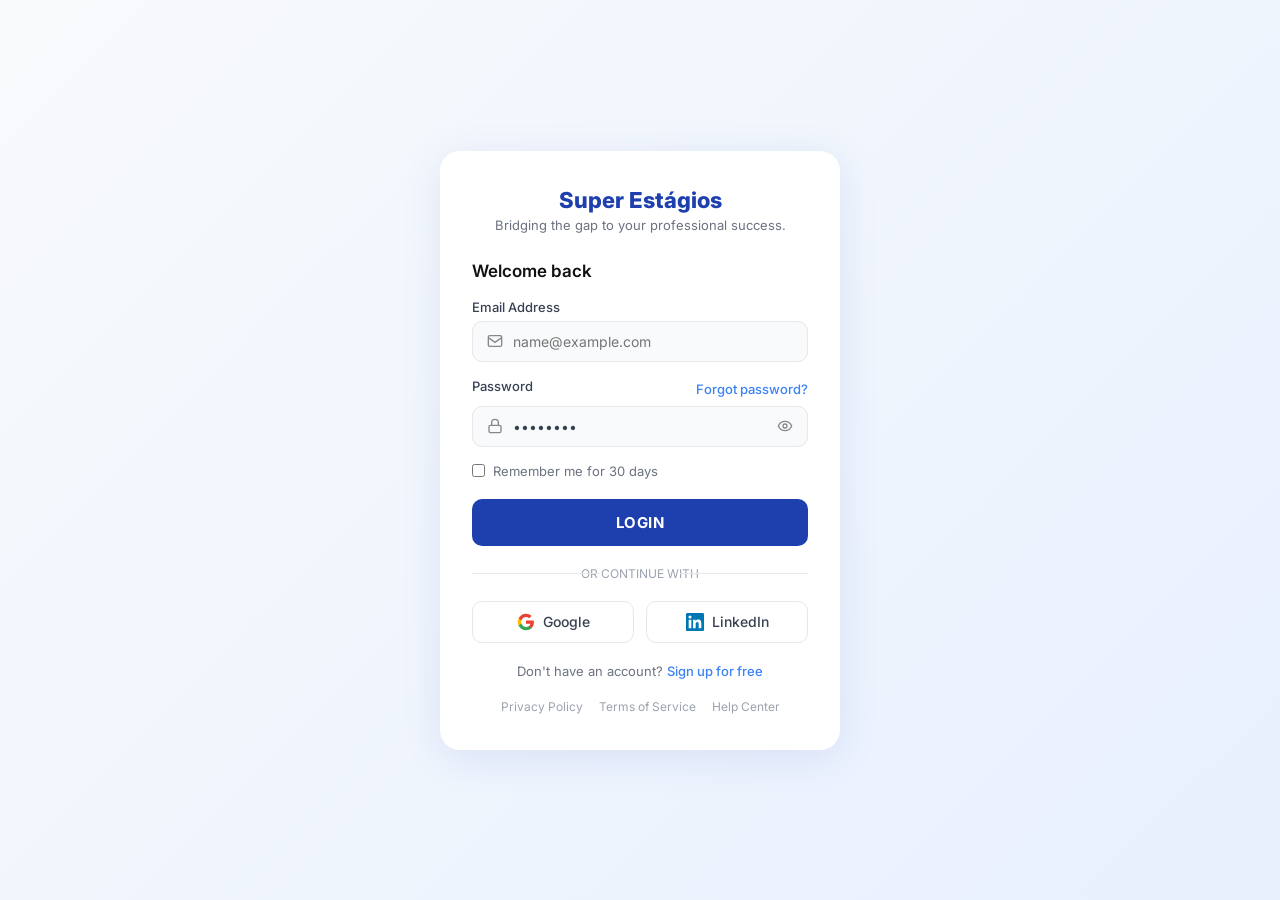
<file: index.html>
<!DOCTYPE html>
<html lang="pt-BR">
<head>
  <meta charset="UTF-8" />
  <meta name="viewport" content="width=device-width, initial-scale=1.0" />
  <title>Super Estágios</title>
  <link rel="stylesheet" href="style.css" />
  <link href="https://fonts.googleapis.com/css2?family=Inter:wght@400;500;600;700;800&display=swap" rel="stylesheet" />
</head>
<body>

  <!-- ===== SIDEBAR OVERLAY ===== -->
  <div class="sidebar-overlay" id="sidebar-overlay" onclick="closeSidebar()"></div>

  <!-- ===== SIDEBAR ===== -->
  <div class="sidebar" id="sidebar">
    <div class="sidebar-header">
      <div class="sidebar-avatar"></div>
      <div class="sidebar-user-info">
        <div class="sidebar-name">Gabriel Rocha</div>
        <div class="sidebar-plan">⭐ Premium Plus</div>
      </div>
      <button class="sidebar-close" onclick="closeSidebar()">✕</button>
    </div>

    <nav class="sidebar-nav">
      <button class="sidebar-item" onclick="navTo('screen-home')">
        <svg width="20" height="20" viewBox="0 0 24 24" fill="none" stroke="currentColor" stroke-width="2"><path d="M3 9l9-7 9 7v11a2 2 0 0 1-2 2H5a2 2 0 0 1-2-2z"/></svg>
        Início
      </button>
      <button class="sidebar-item" onclick="navTo('screen-filtros')">
        <svg width="20" height="20" viewBox="0 0 24 24" fill="none" stroke="currentColor" stroke-width="2"><circle cx="11" cy="11" r="8"/><line x1="21" y1="21" x2="16.65" y2="16.65"/></svg>
        Editais
      </button>
      <button class="sidebar-item" onclick="navTo('screen-estudos')">
        <svg width="20" height="20" viewBox="0 0 24 24" fill="none" stroke="currentColor" stroke-width="2"><path d="M2 3h6a4 4 0 0 1 4 4v14a3 3 0 0 0-3-3H2z"/><path d="M22 3h-6a4 4 0 0 0-4 4v14a3 3 0 0 1 3-3h7z"/></svg>
        Estudos
      </button>
      <button class="sidebar-item" onclick="navTo('screen-salvos')">
        <svg width="20" height="20" viewBox="0 0 24 24" fill="none" stroke="currentColor" stroke-width="2"><path d="M19 21l-7-5-7 5V5a2 2 0 0 1 2-2h10a2 2 0 0 1 2 2z"/></svg>
        Salvos
      </button>
      <button class="sidebar-item" onclick="navTo('screen-perfil')">
        <svg width="20" height="20" viewBox="0 0 24 24" fill="none" stroke="currentColor" stroke-width="2"><path d="M20 21v-2a4 4 0 0 0-4-4H8a4 4 0 0 0-4 4v2"/><circle cx="12" cy="7" r="4"/></svg>
        Perfil
      </button>
    </nav>

    <div class="sidebar-divider"></div>

    <nav class="sidebar-nav">
      <button class="sidebar-item" onclick="navTo('screen-config')">
        <svg width="20" height="20" viewBox="0 0 24 24" fill="none" stroke="currentColor" stroke-width="2"><circle cx="12" cy="12" r="3"/><path d="M19.4 15a1.65 1.65 0 0 0 .33 1.82l.06.06a2 2 0 0 1 0 2.83 2 2 0 0 1-2.83 0l-.06-.06a1.65 1.65 0 0 0-1.82-.33 1.65 1.65 0 0 0-1 1.51V21a2 2 0 0 1-2 2 2 2 0 0 1-2-2v-.09A1.65 1.65 0 0 0 9 19.4a1.65 1.65 0 0 0-1.82.33l-.06.06a2 2 0 0 1-2.83 0 2 2 0 0 1 0-2.83l.06-.06A1.65 1.65 0 0 0 4.68 15a1.65 1.65 0 0 0-1.51-1H3a2 2 0 0 1-2-2 2 2 0 0 1 2-2h.09A1.65 1.65 0 0 0 4.6 9a1.65 1.65 0 0 0-.33-1.82l-.06-.06a2 2 0 0 1 0-2.83 2 2 0 0 1 2.83 0l.06.06A1.65 1.65 0 0 0 9 4.68a1.65 1.65 0 0 0 1-1.51V3a2 2 0 0 1 2-2 2 2 0 0 1 2 2v.09a1.65 1.65 0 0 0 1 1.51 1.65 1.65 0 0 0 1.82-.33l.06-.06a2 2 0 0 1 2.83 0 2 2 0 0 1 0 2.83l-.06.06A1.65 1.65 0 0 0 19.4 9a1.65 1.65 0 0 0 1.51 1H21a2 2 0 0 1 2 2 2 2 0 0 1-2 2h-.09a1.65 1.65 0 0 0-1.51 1z"/></svg>
        Configurações
      </button>
      <button class="sidebar-item sidebar-item--danger" onclick="navTo('screen-login')">
        <svg width="20" height="20" viewBox="0 0 24 24" fill="none" stroke="currentColor" stroke-width="2"><path d="M9 21H5a2 2 0 0 1-2-2V5a2 2 0 0 1 2-2h4"/><polyline points="16 17 21 12 16 7"/><line x1="21" y1="12" x2="9" y2="12"/></svg>
        Sair
      </button>
    </nav>

    <div class="sidebar-footer">
      <div class="sidebar-version">Super Estágios v2.0</div>
    </div>
  </div>

  <!-- ===== SCREENS (carregadas via fetch) ===== -->
  <div id="screens-container"></div>

  <script src="script.js"></script>
</body>
</html>
</file>
<file: style.css>
/* ===== RESET & BASE ===== */
*, *::before, *::after { box-sizing: border-box; margin: 0; padding: 0; }

body {
  font-family: 'Inter', sans-serif;
  background: #f0f2f5;
  min-height: 100vh;
  display: flex;
  align-items: center;
  justify-content: center;
}

/* ===== SCREEN ROUTER ===== */
.screen { display: none; width: 100%; min-height: 100vh; }
.screen.active { display: flex; align-items: center; justify-content: center; }

/* ===== MOBILE FRAME ===== */
.mobile-frame {
  width: 390px;
  min-height: 844px;
  max-height: 844px;
  background: #fff;
  border-radius: 40px;
  box-shadow: 0 30px 80px rgba(0,0,0,0.18);
  overflow: hidden;
  display: flex;
  flex-direction: column;
  position: relative;
}

/* ===== TOP BAR ===== */
.top-bar {
  display: flex;
  align-items: center;
  justify-content: space-between;
  padding: 16px 20px;
  border-bottom: 1px solid #f0f0f0;
  background: #fff;
}
.app-name { font-size: 16px; font-weight: 700; color: #111; }
.avatar-sm {
  width: 34px; height: 34px; border-radius: 50%;
  background: linear-gradient(135deg, #3b82f6, #1d4ed8);
}

/* ===== CONTENT SCROLL ===== */
.content-scroll {
  flex: 1;
  overflow-y: auto;
  padding: 16px 20px 100px;
  scrollbar-width: none;
}
.content-scroll::-webkit-scrollbar { display: none; }

/* ===== BOTTOM NAV ===== */
.bottom-nav {
  display: flex;
  border-top: 1px solid #e5e7eb;
  background: #fff;
  position: sticky;
  bottom: 0;
  padding: 8px 0 12px;
}
.nav-item {
  flex: 1;
  display: flex;
  flex-direction: column;
  align-items: center;
  gap: 3px;
  background: none;
  border: none;
  cursor: pointer;
  color: #9ca3af;
  font-size: 10px;
  font-family: inherit;
  transition: color 0.2s;
  padding: 4px 0;
}
.nav-item.active { color: #3b82f6; }
.nav-item:hover { color: #3b82f6; }

/* ===== BOTTOM ACTION ===== */
.bottom-action {
  padding: 12px 20px;
  background: #fff;
  border-top: 1px solid #f0f0f0;
}

/* ===== BUTTONS ===== */
.btn-primary {
  width: 100%;
  background: #1e40af;
  color: #fff;
  border: none;
  border-radius: 10px;
  padding: 14px;
  font-size: 15px;
  font-weight: 700;
  cursor: pointer;
  font-family: inherit;
  letter-spacing: 0.5px;
  transition: background 0.2s;
}
.btn-primary:hover { background: #1d3a9e; }

/* ===== LOGIN SCREEN ===== */
.login-container {
  width: 100%;
  min-height: 100vh;
  background: linear-gradient(135deg, #f8fafc 0%, #e8f0fe 100%);
  display: flex;
  align-items: center;
  justify-content: center;
  padding: 24px;
}
.login-card {
  background: #fff;
  border-radius: 20px;
  padding: 36px 32px;
  width: 100%;
  max-width: 400px;
  box-shadow: 0 8px 40px rgba(30,64,175,0.10);
}
.login-brand { text-align: center; margin-bottom: 28px; }
.brand-name { font-size: 22px; font-weight: 800; color: #1e40af; display: block; }
.brand-tagline { font-size: 13px; color: #6b7280; margin-top: 4px; }
.login-welcome { font-size: 17px; font-weight: 600; color: #111; margin-bottom: 18px; }

.form-group { margin-bottom: 16px; }
.form-group label { font-size: 13px; font-weight: 500; color: #374151; display: block; margin-bottom: 6px; }
.label-row { display: flex; justify-content: space-between; align-items: center; margin-bottom: 6px; }
.forgot-link { font-size: 13px; color: #3b82f6; text-decoration: none; font-weight: 500; }

.input-icon {
  display: flex;
  align-items: center;
  gap: 10px;
  border: 1.5px solid #e5e7eb;
  border-radius: 10px;
  padding: 11px 14px;
  background: #f9fafb;
}
.input-icon input {
  flex: 1;
  border: none;
  background: none;
  font-size: 14px;
  color: #374151;
  outline: none;
  font-family: inherit;
}
.eye-icon { margin-left: auto; cursor: pointer; }

.checkbox-row {
  display: flex;
  align-items: center;
  gap: 8px;
  margin-bottom: 20px;
  font-size: 13px;
  color: #6b7280;
}
.checkbox-row input { accent-color: #1e40af; }

.divider {
  text-align: center;
  position: relative;
  margin: 20px 0;
  color: #9ca3af;
  font-size: 12px;
}
.divider::before, .divider::after {
  content: '';
  position: absolute;
  top: 50%;
  width: 38%;
  height: 1px;
  background: #e5e7eb;
}
.divider::before { left: 0; }
.divider::after { right: 0; }
.divider span { background: #fff; padding: 0 8px; }

.social-row { display: flex; gap: 12px; margin-bottom: 20px; }
.btn-social {
  flex: 1;
  display: flex;
  align-items: center;
  justify-content: center;
  gap: 8px;
  border: 1.5px solid #e5e7eb;
  border-radius: 10px;
  padding: 11px;
  font-size: 14px;
  font-weight: 500;
  color: #374151;
  background: #fff;
  cursor: pointer;
  font-family: inherit;
  transition: border-color 0.2s;
}
.btn-social:hover { border-color: #3b82f6; }

.signup-text { text-align: center; font-size: 13px; color: #6b7280; margin-bottom: 20px; }
.signup-text a { color: #3b82f6; text-decoration: none; font-weight: 500; }

.login-footer { display: flex; justify-content: center; gap: 16px; }
.login-footer a { font-size: 12px; color: #9ca3af; text-decoration: none; }

/* ===== HOME SCREEN ===== */
.greeting-section { margin-bottom: 20px; }
.streak-badge {
  display: inline-block;
  background: #fff7ed;
  color: #ea580c;
  font-size: 11px;
  font-weight: 700;
  padding: 4px 10px;
  border-radius: 20px;
  border: 1px solid #fed7aa;
  margin-bottom: 8px;
}
.greeting { font-size: 20px; color: #111; line-height: 1.3; margin-bottom: 6px; }
.greeting strong { color: #1e40af; }
.sub-greeting { font-size: 13px; color: #6b7280; margin-bottom: 14px; }

.progress-card {
  background: #f0f7ff;
  border-radius: 12px;
  padding: 14px;
}
.progress-label {
  display: flex;
  justify-content: space-between;
  font-size: 13px;
  color: #374151;
  margin-bottom: 8px;
}
.progress-time { font-weight: 600; color: #1e40af; }
.progress-bar { background: #dbeafe; border-radius: 99px; height: 8px; overflow: hidden; }
.progress-fill { height: 100%; background: linear-gradient(90deg, #3b82f6, #1d4ed8); border-radius: 99px; }

.section-header { display: flex; justify-content: space-between; align-items: center; margin: 18px 0 10px; }
.section-title { font-size: 15px; font-weight: 700; color: #111; }
.see-all { font-size: 13px; color: #3b82f6; text-decoration: none; }

.cards-scroll { display: flex; gap: 12px; overflow-x: auto; padding-bottom: 4px; scrollbar-width: none; }
.cards-scroll::-webkit-scrollbar { display: none; }

.highlight-card {
  min-width: 160px;
  border-radius: 14px;
  padding: 16px 14px;
  cursor: pointer;
  flex-shrink: 0;
  transition: transform 0.15s;
}
.highlight-card:hover { transform: translateY(-2px); }
.highlight-card.blue { background: linear-gradient(135deg, #1e40af, #3b82f6); }
.highlight-card.orange { background: linear-gradient(135deg, #b45309, #f59e0b); }

.tag-edital, .tag-inscricao {
  display: inline-block;
  font-size: 9px;
  font-weight: 700;
  padding: 3px 7px;
  border-radius: 4px;
  margin-bottom: 8px;
}
.tag-edital { background: rgba(255,255,255,0.25); color: #fff; }
.tag-inscricao { background: rgba(255,255,255,0.25); color: #fff; }

.card-title { font-size: 14px; font-weight: 700; color: #fff; margin-bottom: 4px; }
.card-sub { font-size: 11px; color: rgba(255,255,255,0.85); }

.opp-list { display: flex; flex-direction: column; gap: 10px; margin-bottom: 16px; }
.opp-card {
  display: flex;
  align-items: center;
  gap: 12px;
  background: #f9fafb;
  border-radius: 12px;
  padding: 14px;
  cursor: pointer;
  border: 1px solid #e5e7eb;
  transition: border-color 0.2s;
}
.opp-card:hover { border-color: #3b82f6; }
.opp-icon {
  width: 42px; height: 42px; border-radius: 10px; flex-shrink: 0;
}
.opp-icon.bb { background: linear-gradient(135deg, #fbbf24, #f59e0b); }
.opp-icon.inss { background: linear-gradient(135deg, #6366f1, #4f46e5); }
.opp-info { flex: 1; }
.opp-name { font-size: 13px; font-weight: 700; color: #111; }
.opp-detail { font-size: 11px; color: #6b7280; margin: 2px 0; }
.opp-salary { font-size: 13px; font-weight: 700; color: #059669; }
.opp-level { font-size: 11px; color: #9ca3af; }

.challenge-card {
  background: linear-gradient(135deg, #0f172a, #1e3a5f);
  border-radius: 16px;
  padding: 18px;
  color: #fff;
  margin-bottom: 10px;
}
.challenge-title { font-size: 13px; font-weight: 700; color: #93c5fd; margin-bottom: 6px; }
.challenge-desc { font-size: 13px; color: #cbd5e1; margin-bottom: 14px; line-height: 1.5; }
.btn-challenge {
  background: #3b82f6;
  color: #fff;
  border: none;
  border-radius: 8px;
  padding: 10px 18px;
  font-size: 13px;
  font-weight: 600;
  cursor: pointer;
  font-family: inherit;
}

/* ===== FILTROS SCREEN ===== */
.modal-header {
  display: flex;
  align-items: center;
  justify-content: space-between;
  padding: 16px 20px;
  border-bottom: 1px solid #f0f0f0;
}
.modal-title { font-size: 16px; font-weight: 700; color: #111; }
.btn-back {
  background: none; border: none; font-size: 18px; color: #374151;
  cursor: pointer; width: 32px; height: 32px; display: flex; align-items: center; justify-content: center;
}
.btn-clear { background: none; border: none; font-size: 12px; font-weight: 700; color: #3b82f6; cursor: pointer; font-family: inherit; }

.filter-group { margin-bottom: 18px; }
.filter-label { font-size: 13px; font-weight: 600; color: #374151; display: block; margin-bottom: 8px; }
.select-box {
  display: flex; align-items: center; justify-content: space-between;
  border: 1.5px solid #e5e7eb; border-radius: 10px; padding: 12px 14px;
  font-size: 14px; color: #374151; cursor: pointer; background: #f9fafb;
}

.chips-row { display: flex; gap: 8px; flex-wrap: wrap; }
.chip {
  padding: 7px 16px; border-radius: 20px; font-size: 13px; font-weight: 500;
  border: 1.5px solid #e5e7eb; color: #6b7280; cursor: pointer; background: #fff;
  transition: all 0.15s;
}
.chip.active { background: #1e40af; color: #fff; border-color: #1e40af; }
.chip:hover { border-color: #1e40af; color: #1e40af; }

.search-input {
  display: flex; align-items: center; gap: 10px;
  border: 1.5px solid #e5e7eb; border-radius: 10px; padding: 11px 14px; background: #f9fafb;
}
.search-input input { flex: 1; border: none; background: none; font-size: 14px; outline: none; font-family: inherit; color: #374151; }

.filter-section-title {
  display: flex; align-items: center; gap: 8px;
  font-size: 14px; font-weight: 700; color: #111;
  margin: 4px 0 16px; padding-bottom: 8px; border-bottom: 1px solid #f0f0f0;
}

.address-options { display: flex; gap: 10px; margin-bottom: 10px; }
.address-option {
  display: flex; align-items: center; gap: 6px;
  border: 1.5px solid #e5e7eb; border-radius: 10px; padding: 10px 16px;
  font-size: 13px; font-weight: 500; color: #6b7280; cursor: pointer; background: #fff;
  flex: 1; justify-content: center;
}
.address-option.selected { border-color: #1e40af; color: #1e40af; background: #eff6ff; }
.address-custom {
  display: flex; align-items: center; justify-content: space-between;
  border: 1.5px dashed #e5e7eb; border-radius: 10px; padding: 11px 14px;
  font-size: 13px; color: #374151;
}

.time-row { display: flex; justify-content: space-between; align-items: center; margin-bottom: 10px; }
.time-value { font-size: 18px; font-weight: 800; color: #3b82f6; }
.range-slider { width: 100%; accent-color: #3b82f6; margin-bottom: 6px; }
.range-hint { font-size: 11px; color: #9ca3af; }

.transport-grid { display: grid; grid-template-columns: 1fr 1fr; gap: 10px; }
.transport-item {
  display: flex; align-items: center; gap: 8px;
  font-size: 13px; color: #374151; cursor: pointer;
}
.transport-item input { accent-color: #1e40af; }

.map-preview { border-radius: 14px; overflow: hidden; height: 120px; background: #1a1a2e; margin-bottom: 10px; position: relative; display: flex; align-items: flex-end; justify-content: center; }
.map-placeholder { width: 100%; height: 100%; background: linear-gradient(135deg, #0d1b2a 0%, #1a3a5c 50%, #0d1b2a 100%); position: relative; display: flex; align-items: flex-end; justify-content: center; padding-bottom: 10px; }
.map-label { font-size: 11px; color: rgba(255,255,255,0.7); text-align: center; background: rgba(0,0,0,0.5); padding: 4px 12px; border-radius: 20px; }

/* ===== VAGA SCREEN ===== */
.vaga-header {
  display: flex; align-items: center; justify-content: space-between;
  padding: 16px 20px; border-bottom: 1px solid #f0f0f0;
}
.btn-back-white {
  background: none; border: none; cursor: pointer; color: #374151;
  width: 32px; height: 32px; display: flex; align-items: center; justify-content: center;
}

.vaga-badge-row { display: flex; gap: 8px; align-items: center; margin-bottom: 10px; }
.badge-inscricao { background: #dcfce7; color: #16a34a; font-size: 11px; font-weight: 700; padding: 4px 10px; border-radius: 20px; }
.badge-date { font-size: 12px; color: #6b7280; }

.vaga-title { font-size: 22px; font-weight: 800; color: #111; margin-bottom: 4px; line-height: 1.2; }
.vaga-sub { font-size: 13px; color: #6b7280; margin-bottom: 16px; }

.salary-card {
  background: linear-gradient(135deg, #eff6ff, #dbeafe);
  border-radius: 14px; padding: 16px; margin-bottom: 14px;
  border: 1px solid #bfdbfe;
}
.salary-label { font-size: 12px; color: #6b7280; margin-bottom: 4px; }
.salary-value { font-size: 26px; font-weight: 800; color: #1e40af; }
.salary-extra { font-size: 12px; color: #059669; margin-top: 2px; }

.trajeto-card {
  background: #f9fafb; border-radius: 14px; padding: 14px;
  margin-bottom: 16px; border: 1px solid #e5e7eb;
}
.trajeto-header { display: flex; align-items: center; gap: 6px; margin-bottom: 10px; flex-wrap: wrap; }
.trajeto-title { font-size: 14px; font-weight: 700; color: #111; }
.trajeto-link { font-size: 12px; color: #3b82f6; text-decoration: none; margin-left: auto; }
.trajeto-options { display: flex; flex-direction: column; gap: 6px; }
.trajeto-opt { font-size: 13px; color: #374151; padding: 6px 0; }

.tab-bar { display: flex; border-bottom: 2px solid #e5e7eb; margin-bottom: 16px; }
.tab {
  flex: 1; padding: 10px; border: none; background: none;
  font-size: 14px; font-weight: 500; color: #6b7280; cursor: pointer; font-family: inherit;
  border-bottom: 2px solid transparent; margin-bottom: -2px; transition: all 0.15s;
}
.tab.active { color: #1e40af; border-bottom-color: #1e40af; font-weight: 700; }

.content-section { margin-bottom: 16px; }
.content-label { font-size: 11px; font-weight: 700; color: #1e40af; margin-bottom: 8px; letter-spacing: 0.5px; }
.content-section p { font-size: 13px; color: #374151; line-height: 1.6; }

.etapas-list { display: flex; flex-direction: column; gap: 8px; }
.etapa { display: flex; align-items: center; gap: 8px; font-size: 13px; color: #374151; }

/* ===== PERFIL SCREEN ===== */
.profile-hero {
  background: linear-gradient(135deg, #1e3a8a, #3b82f6);
  border-radius: 16px; padding: 24px; text-align: center; margin-bottom: 16px;
  color: #fff;
}
.profile-avatar {
  width: 80px; height: 80px; border-radius: 50%; background: #fff3;
  margin: 0 auto 12px; border: 3px solid rgba(255,255,255,0.5);
  background: linear-gradient(135deg, #93c5fd, #bfdbfe);
}
.profile-name { font-size: 22px; font-weight: 800; color: #fff; margin-bottom: 4px; }
.profile-level { font-size: 13px; color: rgba(255,255,255,0.8); margin-bottom: 12px; }
.profile-badges { display: flex; gap: 8px; justify-content: center; }
.badge-active { background: rgba(255,255,255,0.2); color: #fff; font-size: 11px; font-weight: 700; padding: 4px 12px; border-radius: 20px; }
.badge-premium { background: #fbbf24; color: #92400e; font-size: 11px; font-weight: 700; padding: 4px 12px; border-radius: 20px; }

.profile-actions { display: flex; gap: 12px; margin-bottom: 20px; }
.profile-action-btn {
  flex: 1; display: flex; flex-direction: column; align-items: center; gap: 8px;
  background: #f0f7ff; border-radius: 14px; padding: 16px;
  cursor: pointer; border: 1px solid #dbeafe; transition: border-color 0.2s;
  font-size: 12px; font-weight: 600; color: #374151;
}
.profile-action-btn:hover { border-color: #3b82f6; }

.vagas-scroll { display: flex; gap: 12px; overflow-x: auto; padding-bottom: 8px; margin-bottom: 16px; scrollbar-width: none; }
.vagas-scroll::-webkit-scrollbar { display: none; }

.vaga-card-small {
  min-width: 160px; border-radius: 14px; padding: 14px; cursor: pointer; flex-shrink: 0;
}
.vaga-card-small.federal { background: #eff6ff; border: 1px solid #bfdbfe; }
.vaga-card-small.estadual { background: #f0fdf4; border: 1px solid #bbf7d0; }

.tag-fed { background: #1e40af; color: #fff; font-size: 9px; font-weight: 700; padding: 3px 8px; border-radius: 4px; display: inline-block; margin-bottom: 8px; }
.tag-est { background: #059669; color: #fff; font-size: 9px; font-weight: 700; padding: 3px 8px; border-radius: 4px; display: inline-block; margin-bottom: 8px; }

.vaga-card-title { font-size: 12px; font-weight: 700; color: #111; margin-bottom: 4px; line-height: 1.3; }
.vaga-date { font-size: 11px; color: #6b7280; margin-bottom: 8px; }
.vaga-prog-label { font-size: 11px; color: #374151; display: flex; justify-content: space-between; margin-bottom: 4px; }
.vaga-prog-label span { font-weight: 700; color: #1e40af; }
.mini-progress { background: #e5e7eb; border-radius: 99px; height: 5px; overflow: hidden; }
.mini-progress div { height: 100%; background: #3b82f6; border-radius: 99px; }

.saved-card {
  display: flex; align-items: center; gap: 12px;
  background: #f9fafb; border-radius: 12px; padding: 14px;
  border: 1px solid #e5e7eb; margin-bottom: 10px; cursor: pointer;
  transition: border-color 0.2s;
}
.saved-card:hover { border-color: #3b82f6; }
.saved-icon { width: 42px; height: 42px; border-radius: 10px; flex-shrink: 0; }
.saved-icon.rf { background: linear-gradient(135deg, #16a34a, #059669); }
.saved-icon.trt { background: linear-gradient(135deg, #b45309, #d97706); }
.saved-info { flex: 1; }
.saved-name { font-size: 13px; font-weight: 700; color: #111; }
.saved-detail { font-size: 11px; color: #6b7280; margin: 2px 0; }
.saved-status { font-size: 10px; font-weight: 700; color: #dc2626; }
.saved-status.open { color: #059669; }
.saved-salary { font-size: 12px; font-weight: 700; color: #1e40af; flex-shrink: 0; }

.desempenho-card {
  display: flex; align-items: center; gap: 14px;
  background: #f0fdf4; border-radius: 14px; padding: 16px;
  border: 1px solid #bbf7d0; margin-bottom: 12px;
}
.desempenho-title { font-size: 14px; font-weight: 700; color: #111; margin-bottom: 6px; }
.desempenho-desc { font-size: 12px; color: #374151; line-height: 1.5; }

.premium-card {
  display: flex; align-items: center; gap: 12px;
  background: linear-gradient(135deg, #0f172a, #1e3a5f);
  border-radius: 14px; padding: 16px; margin-bottom: 10px;
}
.premium-icon { font-size: 24px; flex-shrink: 0; }
.premium-title { font-size: 14px; font-weight: 700; color: #fff; }
.premium-desc { font-size: 12px; color: #94a3b8; }
.btn-premium {
  background: #10b981; color: #fff; border: none; border-radius: 8px;
  padding: 8px 14px; font-size: 12px; font-weight: 700; cursor: pointer;
  font-family: inherit; margin-left: auto; flex-shrink: 0;
}

/* ===== RESPONSIVE ===== */
@media (max-width: 430px) {
  body { background: #fff; align-items: flex-start; }
  .mobile-frame {
    width: 100vw;
    min-height: 100dvh;
    max-height: none;
    border-radius: 0;
    box-shadow: none;
  }
  .login-card { border-radius: 0; box-shadow: none; padding: 28px 20px; }
  .login-container { padding: 0; border-radius: 0; }
}

@media (min-width: 431px) and (max-width: 768px) {
  body { background: #f0f2f5; padding: 16px; }
  .mobile-frame { width: 100%; max-width: 390px; }
}

@media (min-width: 769px) {
  body { background: linear-gradient(135deg, #e8f0fe, #f0f4ff); }
}

/* ===== HAMBURGER BTN ===== */
.hamburger-btn {
  background: none;
  border: none;
  cursor: pointer;
  color: #374151;
  width: 32px;
  height: 32px;
  display: flex;
  align-items: center;
  justify-content: center;
  border-radius: 8px;
  transition: background 0.15s;
}
.hamburger-btn:hover { background: #f3f4f6; }

/* ===== SIDEBAR ===== */
.sidebar-overlay {
  display: none;
  position: fixed;
  inset: 0;
  background: rgba(0,0,0,0.45);
  z-index: 900;
  backdrop-filter: blur(2px);
}
.sidebar-overlay.active { display: block; }

.sidebar {
  position: fixed;
  top: 0;
  left: 0;
  height: 100vh;
  width: 280px;
  background: #fff;
  z-index: 1000;
  display: flex;
  flex-direction: column;
  box-shadow: 4px 0 24px rgba(0,0,0,0.12);
  transform: translateX(-100%);
  transition: transform 0.3s cubic-bezier(0.4,0,0.2,1);
}
.sidebar.open { transform: translateX(0); }

.sidebar-header {
  display: flex;
  align-items: center;
  gap: 12px;
  padding: 20px 16px;
  background: linear-gradient(135deg, #1e3a8a, #3b82f6);
  color: #fff;
}
.sidebar-avatar {
  width: 44px;
  height: 44px;
  border-radius: 50%;
  background: linear-gradient(135deg, #93c5fd, #bfdbfe);
  border: 2px solid rgba(255,255,255,0.4);
  flex-shrink: 0;
}
.sidebar-user-info { flex: 1; }
.sidebar-name { font-size: 15px; font-weight: 700; color: #fff; }
.sidebar-plan { font-size: 12px; color: rgba(255,255,255,0.8); margin-top: 2px; }
.sidebar-close {
  background: rgba(255,255,255,0.15);
  border: none;
  color: #fff;
  font-size: 16px;
  cursor: pointer;
  width: 28px;
  height: 28px;
  border-radius: 50%;
  display: flex;
  align-items: center;
  justify-content: center;
  flex-shrink: 0;
}
.sidebar-close:hover { background: rgba(255,255,255,0.25); }

.sidebar-nav { padding: 8px 0; }
.sidebar-item {
  display: flex;
  align-items: center;
  gap: 14px;
  width: 100%;
  padding: 13px 20px;
  background: none;
  border: none;
  font-family: inherit;
  font-size: 15px;
  font-weight: 500;
  color: #374151;
  cursor: pointer;
  text-align: left;
  transition: background 0.15s, color 0.15s;
  border-radius: 0;
}
.sidebar-item:hover { background: #eff6ff; color: #1e40af; }
.sidebar-item--danger { color: #dc2626; }
.sidebar-item--danger:hover { background: #fef2f2; color: #b91c1c; }

.sidebar-divider {
  height: 1px;
  background: #f0f0f0;
  margin: 4px 16px;
}

.sidebar-footer {
  margin-top: auto;
  padding: 16px 20px;
  border-top: 1px solid #f0f0f0;
}
.sidebar-version { font-size: 12px; color: #9ca3af; }

/* ===== ESTUDOS SCREEN ===== */
.estudos-hero {
  background: linear-gradient(135deg, #1e3a8a, #3b82f6);
  border-radius: 16px;
  padding: 18px;
  margin-bottom: 16px;
  color: #fff;
}
.estudos-hero-row {
  display: flex;
  align-items: flex-start;
  justify-content: space-between;
  margin-bottom: 4px;
}
.estudos-hero-label { font-size: 12px; color: rgba(255,255,255,0.75); margin-bottom: 4px; }
.estudos-hero-value { font-size: 28px; font-weight: 800; color: #fff; }
.estudos-hero-value span { font-size: 16px; font-weight: 500; color: rgba(255,255,255,0.65); }
.xp-badge {
  background: rgba(255,255,255,0.15);
  border: 1px solid rgba(255,255,255,0.25);
  color: #fff;
  font-size: 11px;
  font-weight: 700;
  padding: 5px 10px;
  border-radius: 20px;
  white-space: nowrap;
}
.estudos-hero-meta {
  display: flex;
  gap: 16px;
  margin-top: 10px;
  font-size: 12px;
  color: rgba(255,255,255,0.75);
}

.challenge-meta {
  display: flex;
  gap: 10px;
  margin-bottom: 12px;
}
.challenge-time, .challenge-level {
  font-size: 11px;
  background: rgba(255,255,255,0.1);
  color: rgba(255,255,255,0.8);
  padding: 3px 10px;
  border-radius: 20px;
}

.materia-card {
  display: flex;
  align-items: center;
  gap: 12px;
  background: #f9fafb;
  border: 1px solid #e5e7eb;
  border-radius: 14px;
  padding: 14px;
  margin-bottom: 10px;
  cursor: pointer;
  transition: border-color 0.2s;
}
.materia-card:hover { border-color: #3b82f6; }
.materia-icon {
  width: 44px;
  height: 44px;
  border-radius: 12px;
  display: flex;
  align-items: center;
  justify-content: center;
  flex-shrink: 0;
}
.materia-info { flex: 1; min-width: 0; }
.materia-name { font-size: 13px; font-weight: 700; color: #111; margin-bottom: 2px; }
.materia-sub { font-size: 11px; color: #6b7280; margin-bottom: 8px; }
.materia-progress-row {
  display: flex;
  align-items: center;
  gap: 8px;
}
.materia-pct { font-size: 11px; font-weight: 700; color: #1e40af; flex-shrink: 0; }

.simulado-card {
  background: #f9fafb;
  border: 1px solid #e5e7eb;
  border-radius: 14px;
  padding: 14px;
  margin-bottom: 10px;
}
.simulado-header {
  display: flex;
  align-items: center;
  justify-content: space-between;
  margin-bottom: 12px;
}
.simulado-title { font-size: 14px; font-weight: 700; color: #111; }
.simulado-badge {
  font-size: 10px;
  font-weight: 700;
  padding: 3px 10px;
  border-radius: 20px;
}
.simulado-badge--ok { background: #dcfce7; color: #16a34a; }
.simulado-badge--warn { background: #fef3c7; color: #d97706; }
.simulado-stats {
  display: flex;
  gap: 0;
  border-top: 1px solid #e5e7eb;
  padding-top: 10px;
}
.simulado-stat {
  flex: 1;
  text-align: center;
  border-right: 1px solid #e5e7eb;
}
.simulado-stat:last-child { border-right: none; }
.simulado-stat-val { font-size: 16px; font-weight: 800; color: #1e40af; }
.simulado-stat-label { font-size: 11px; color: #6b7280; margin-top: 2px; }

/* ===== SALVOS SCREEN ===== */
.salvos-summary {
  display: flex;
  align-items: center;
  background: #eff6ff;
  border: 1px solid #bfdbfe;
  border-radius: 14px;
  padding: 16px;
  margin-bottom: 16px;
}
.salvos-summary-item { flex: 1; text-align: center; }
.salvos-summary-val { font-size: 24px; font-weight: 800; color: #1e40af; }
.salvos-summary-label { font-size: 11px; color: #6b7280; margin-top: 2px; }
.salvos-summary-divider { width: 1px; height: 40px; background: #bfdbfe; }

.saved-card-full {
  background: #f9fafb;
  border: 1px solid #e5e7eb;
  border-radius: 14px;
  padding: 14px;
  margin-bottom: 10px;
  cursor: pointer;
  transition: border-color 0.2s;
}
.saved-card-full:hover { border-color: #3b82f6; }
.saved-card-full--closed { opacity: 0.65; }
.saved-card-top {
  display: flex;
  align-items: center;
  gap: 12px;
  margin-bottom: 10px;
}
.saved-card-bottom {
  display: flex;
  align-items: center;
  gap: 8px;
  border-top: 1px solid #e5e7eb;
  padding-top: 10px;
}
.saved-salary-big { font-size: 14px; font-weight: 800; color: #1e40af; flex: 1; }
.saved-deadline { font-size: 11px; color: #6b7280; white-space: nowrap; }

.saved-tag {
  font-size: 9px;
  font-weight: 700;
  padding: 3px 8px;
  border-radius: 4px;
  white-space: nowrap;
  flex-shrink: 0;
}
.open-tag { background: #dcfce7; color: #16a34a; }
.soon-tag { background: #fef3c7; color: #d97706; }
.closed-tag { background: #f3f4f6; color: #6b7280; }

.btn-inscricao {
  background: #1e40af;
  color: #fff;
  border: none;
  border-radius: 8px;
  padding: 7px 14px;
  font-size: 12px;
  font-weight: 700;
  cursor: pointer;
  font-family: inherit;
  white-space: nowrap;
  transition: background 0.2s;
}
.btn-inscricao:hover { background: #1d3a9e; }

.btn-notify {
  background: #f0f7ff;
  color: #1e40af;
  border: 1px solid #bfdbfe;
  border-radius: 8px;
  padding: 7px 12px;
  font-size: 12px;
  font-weight: 700;
  cursor: pointer;
  font-family: inherit;
  white-space: nowrap;
  transition: background 0.2s;
}
.btn-notify:hover { background: #dbeafe; }
.btn-notify--disabled {
  background: #f3f4f6;
  color: #9ca3af;
  border-color: #e5e7eb;
  cursor: not-allowed;
}

.saved-icon.inss { background: linear-gradient(135deg, #6366f1, #4f46e5); }

/* ===================================================
   CONFIGURAÇÕES SCREEN
   =================================================== */
.config-profile-card {
  display: flex;
  align-items: center;
  gap: 14px;
  background: linear-gradient(135deg, #1e3a8a, #3b82f6);
  border-radius: 16px;
  padding: 18px;
  margin-bottom: 22px;
}
.config-avatar {
  width: 52px;
  height: 52px;
  border-radius: 50%;
  background: linear-gradient(135deg, #93c5fd, #bfdbfe);
  border: 2px solid rgba(255,255,255,0.4);
  flex-shrink: 0;
}
.config-profile-info { flex: 1; }
.config-profile-name { font-size: 15px; font-weight: 700; color: #fff; }
.config-profile-email { font-size: 12px; color: rgba(255,255,255,0.75); margin-top: 2px; }
.config-edit-btn {
  display: flex;
  align-items: center;
  gap: 6px;
  background: rgba(255,255,255,0.15);
  border: 1px solid rgba(255,255,255,0.3);
  color: #fff;
  border-radius: 8px;
  padding: 7px 12px;
  font-size: 12px;
  font-weight: 600;
  cursor: pointer;
  font-family: inherit;
  white-space: nowrap;
  transition: background 0.2s;
}
.config-edit-btn:hover { background: rgba(255,255,255,0.25); }

.config-section-title {
  font-size: 11px;
  font-weight: 700;
  color: #9ca3af;
  letter-spacing: 0.8px;
  text-transform: uppercase;
  margin: 0 0 8px 4px;
}

.config-group {
  background: #fff;
  border-radius: 14px;
  border: 1px solid #e5e7eb;
  margin-bottom: 20px;
  overflow: hidden;
}
.config-group--last { margin-bottom: 16px; }

.config-row {
  display: flex;
  align-items: center;
  justify-content: space-between;
  padding: 14px 16px;
  cursor: pointer;
  transition: background 0.15s;
}
.config-row:hover { background: #f9fafb; }
.config-row--border { border-top: 1px solid #f0f0f0; }

.config-row-left {
  display: flex;
  align-items: center;
  gap: 12px;
  flex: 1;
  min-width: 0;
}
.config-icon-wrap {
  width: 36px;
  height: 36px;
  border-radius: 10px;
  display: flex;
  align-items: center;
  justify-content: center;
  flex-shrink: 0;
}
.config-row-label {
  font-size: 14px;
  font-weight: 500;
  color: #111;
}
.config-row-sub {
  font-size: 11px;
  color: #9ca3af;
  margin-top: 2px;
}

/* Toggle switch */
.toggle-switch {
  position: relative;
  display: inline-flex;
  align-items: center;
  cursor: pointer;
  flex-shrink: 0;
}
.toggle-switch input {
  position: absolute;
  opacity: 0;
  width: 0;
  height: 0;
}
.toggle-track {
  width: 44px;
  height: 24px;
  background: #d1d5db;
  border-radius: 99px;
  position: relative;
  transition: background 0.25s;
  display: block;
}
.toggle-thumb {
  position: absolute;
  top: 3px;
  left: 3px;
  width: 18px;
  height: 18px;
  border-radius: 50%;
  background: #fff;
  box-shadow: 0 1px 4px rgba(0,0,0,0.2);
  transition: transform 0.25s;
}
.toggle-switch input:checked + .toggle-track { background: #3b82f6; }
.toggle-switch input:checked + .toggle-track .toggle-thumb { transform: translateX(20px); }

.config-logout-btn {
  width: 100%;
  display: flex;
  align-items: center;
  justify-content: center;
  gap: 10px;
  border: 1.5px solid #fee2e2;
  background: #fff5f5;
  color: #dc2626;
  border-radius: 12px;
  padding: 14px;
  font-size: 14px;
  font-weight: 700;
  cursor: pointer;
  font-family: inherit;
  margin-bottom: 24px;
  transition: background 0.2s;
}
.config-logout-btn:hover { background: #fee2e2; }

/* ===================================================
   DARK MODE
   =================================================== */
body.dark {
  background: #0f172a;
}

/* Frame & base surfaces */
body.dark .mobile-frame { background: #1e293b; }
body.dark .top-bar { background: #1e293b; border-bottom-color: #334155; }
body.dark .bottom-nav { background: #1e293b; border-top-color: #334155; }
body.dark .bottom-action { background: #1e293b; border-top-color: #334155; }
body.dark .modal-header { border-bottom-color: #334155; }

/* Typography */
body.dark .app-name { color: #f1f5f9; }
body.dark .section-title { color: #f1f5f9; }
body.dark .greeting { color: #f1f5f9; }
body.dark .sub-greeting { color: #94a3b8; }
body.dark .modal-title { color: #f1f5f9; }
body.dark .filter-label { color: #cbd5e1; }
body.dark .filter-section-title { color: #f1f5f9; border-bottom-color: #334155; }
body.dark .vaga-title { color: #f1f5f9; }
body.dark .vaga-sub { color: #94a3b8; }
body.dark .content-section p { color: #94a3b8; }
body.dark .etapa { color: #94a3b8; }
body.dark .opp-name { color: #f1f5f9; }
body.dark .opp-detail { color: #64748b; }
body.dark .materia-name { color: #f1f5f9; }
body.dark .materia-sub { color: #64748b; }
body.dark .simulado-title { color: #f1f5f9; }
body.dark .simulado-stat-label { color: #64748b; }
body.dark .saved-name { color: #f1f5f9; }
body.dark .saved-detail { color: #64748b; }
body.dark .profile-level { color: rgba(255,255,255,0.75); }
body.dark .trajeto-title { color: #f1f5f9; }
body.dark .trajeto-opt { color: #94a3b8; }
body.dark .desempenho-title { color: #f1f5f9; }
body.dark .desempenho-desc { color: #94a3b8; }
body.dark .vaga-card-title { color: #f1f5f9; }
body.dark .vaga-date { color: #64748b; }
body.dark .config-row-label { color: #f1f5f9; }
body.dark .config-row-sub { color: #64748b; }
body.dark .config-section-title { color: #475569; }
body.dark .config-profile-email { color: rgba(255,255,255,0.7); }
body.dark .sidebar-version { color: #475569; }

/* Nav items */
body.dark .nav-item { color: #475569; }
body.dark .nav-item.active { color: #60a5fa; }
body.dark .nav-item:hover { color: #60a5fa; }
body.dark .hamburger-btn { color: #94a3b8; }
body.dark .hamburger-btn:hover { background: #334155; }

/* Cards & containers */
body.dark .opp-card { background: #273449; border-color: #334155; }
body.dark .opp-card:hover { border-color: #3b82f6; }
body.dark .materia-card { background: #273449; border-color: #334155; }
body.dark .materia-card:hover { border-color: #3b82f6; }
body.dark .simulado-card { background: #273449; border-color: #334155; }
body.dark .simulado-stats { border-top-color: #334155; }
body.dark .simulado-stat { border-right-color: #334155; }
body.dark .saved-card { background: #273449; border-color: #334155; }
body.dark .saved-card:hover { border-color: #3b82f6; }
body.dark .saved-card-full { background: #273449; border-color: #334155; }
body.dark .saved-card-full:hover { border-color: #3b82f6; }
body.dark .saved-card-bottom { border-top-color: #334155; }
body.dark .salary-card { background: #1e3a5f; border-color: #2563eb44; }
body.dark .trajeto-card { background: #273449; border-color: #334155; }
body.dark .progress-card { background: #1e3a5f; }
body.dark .vaga-card-small.federal { background: #1e3a5f; border-color: #2563eb44; }
body.dark .vaga-card-small.estadual { background: #14401f; border-color: #16653044; }
body.dark .profile-action-btn { background: #1e3a5f; border-color: #2563eb44; color: #94a3b8; }
body.dark .profile-action-btn:hover { border-color: #3b82f6; }
body.dark .desempenho-card { background: #14401f; border-color: #16653044; }
body.dark .salvos-summary { background: #1e3a5f; border-color: #2563eb44; }
body.dark .salvos-summary-divider { background: #2563eb44; }

/* Form controls */
body.dark .select-box { background: #273449; border-color: #334155; color: #cbd5e1; }
body.dark .search-input { background: #273449; border-color: #334155; }
body.dark .search-input input { color: #cbd5e1; }
body.dark .address-option { background: #273449; border-color: #334155; color: #94a3b8; }
body.dark .address-option.selected { background: #1e3a5f; border-color: #3b82f6; color: #60a5fa; }
body.dark .address-custom { border-color: #334155; color: #94a3b8; }
body.dark .chip { background: #273449; border-color: #334155; color: #94a3b8; }
body.dark .chip.active { background: #1e40af; color: #fff; border-color: #1e40af; }
body.dark .chip:hover { border-color: #3b82f6; color: #60a5fa; }
body.dark .transport-item { color: #94a3b8; }
body.dark .tab-bar { border-bottom-color: #334155; }
body.dark .tab { color: #64748b; }
body.dark .tab.active { color: #60a5fa; border-bottom-color: #3b82f6; }

/* Config screen dark */
body.dark .config-group { background: #273449; border-color: #334155; }
body.dark .config-row:hover { background: #1e293b; }
body.dark .config-row--border { border-top-color: #334155; }
body.dark .config-logout-btn { background: #2d1515; border-color: #7f1d1d44; }
body.dark .config-logout-btn:hover { background: #3d1a1a; }
body.dark .toggle-track { background: #334155; }

/* Sidebar dark */
body.dark .sidebar { background: #1e293b; }
body.dark .sidebar-item { color: #cbd5e1; }
body.dark .sidebar-item:hover { background: #1e3a5f; color: #60a5fa; }
body.dark .sidebar-divider { background: #334155; }
body.dark .sidebar-footer { border-top-color: #334155; }

/* Input dark */
body.dark .input-icon { background: #273449; border-color: #334155; }
body.dark .input-icon input { color: #cbd5e1; }

/* Login dark */
body.dark .login-container { background: linear-gradient(135deg, #0f172a, #1e293b); }
body.dark .login-card { background: #1e293b; box-shadow: 0 8px 40px rgba(0,0,0,0.4); }
body.dark .brand-tagline { color: #64748b; }
body.dark .login-welcome { color: #f1f5f9; }
body.dark .form-group label { color: #cbd5e1; }
body.dark .checkbox-row { color: #94a3b8; }
body.dark .divider { color: #475569; }
body.dark .divider::before, body.dark .divider::after { background: #334155; }
body.dark .divider span { background: #1e293b; }
body.dark .btn-social { background: #273449; border-color: #334155; color: #cbd5e1; }
body.dark .btn-social:hover { border-color: #3b82f6; }
body.dark .signup-text { color: #64748b; }
body.dark .login-footer a { color: #475569; }

/* ===================================================
   DESKTOP LAYOUT (≥ 1024px)
   On larger screens: persistent left sidebar + content area
   =================================================== */

@media (min-width: 1024px) {
  body {
    background: #f0f2f5;
    align-items: stretch;
    justify-content: stretch;
    flex-direction: row;
    min-height: 100vh;
    overflow: hidden;
  }

  body.dark { background: #0f172a; }

  /* Persistent desktop sidebar */
  .sidebar-overlay { display: none !important; }

  .sidebar {
    position: fixed;
    top: 0;
    left: 0;
    height: 100vh;
    width: 240px;
    transform: translateX(0) !important;
    transition: none;
    z-index: 100;
    border-right: 1px solid #e5e7eb;
    box-shadow: none;
  }

  body.dark .sidebar { border-right-color: #334155; }

  /* Hide hamburger on desktop */
  .hamburger-btn { display: none !important; }

  /* Main content pushed right of sidebar */
  #screens-container {
    margin-left: 240px;
    width: calc(100vw - 240px);
    min-height: 100vh;
    display: flex;
    flex-direction: column;
  }

  /* Screens fill the space */
  .screen {
    flex: 1;
    align-items: flex-start;
    justify-content: flex-start;
    min-height: 100vh;
  }

  .screen.active {
    display: flex;
    align-items: flex-start;
    justify-content: center;
    background: #f0f2f5;
    padding: 40px 24px;
  }

  body.dark .screen.active { background: #0f172a; }

  /* Mobile frame becomes a centered card on desktop */
  .mobile-frame {
    width: 480px;
    min-height: calc(100vh - 80px);
    max-height: none;
    border-radius: 20px;
    box-shadow: 0 8px 40px rgba(0,0,0,0.12);
  }

  body.dark .mobile-frame {
    box-shadow: 0 8px 40px rgba(0,0,0,0.4);
  }

  /* Login screen spans full area without card wrapper */
  #screen-login.active {
    padding: 0;
    margin-left: 0;
    width: 100vw;
    align-items: center;
    justify-content: center;
  }

  /* When login is active the sidebar should be hidden on desktop too */
  #screen-login.active ~ * .sidebar { display: none; }

  /* Filtros: full-width drawer feel on desktop */
  #screen-filtros .mobile-frame {
    width: 520px;
  }

  /* Wider layout for content-heavy screens */
  #screen-estudos .mobile-frame,
  #screen-salvos .mobile-frame,
  #screen-perfil .mobile-frame,
  #screen-config .mobile-frame {
    width: 520px;
  }

  /* Desktop top bar */
  .top-bar {
    border-radius: 20px 20px 0 0;
  }
}

/* Wide desktop: allow a 2-column layout for home */
@media (min-width: 1280px) {
  .mobile-frame {
    width: 520px;
  }

  #screen-home .mobile-frame {
    width: 560px;
  }
}

/* Hide sidebar on desktop when on login screen */
@media (min-width: 1024px) {
  body.on-login .sidebar { display: none !important; }
  body.on-login #screens-container { margin-left: 0; width: 100vw; }
  body.on-login .screen.active { padding: 0; }
}
</file>
